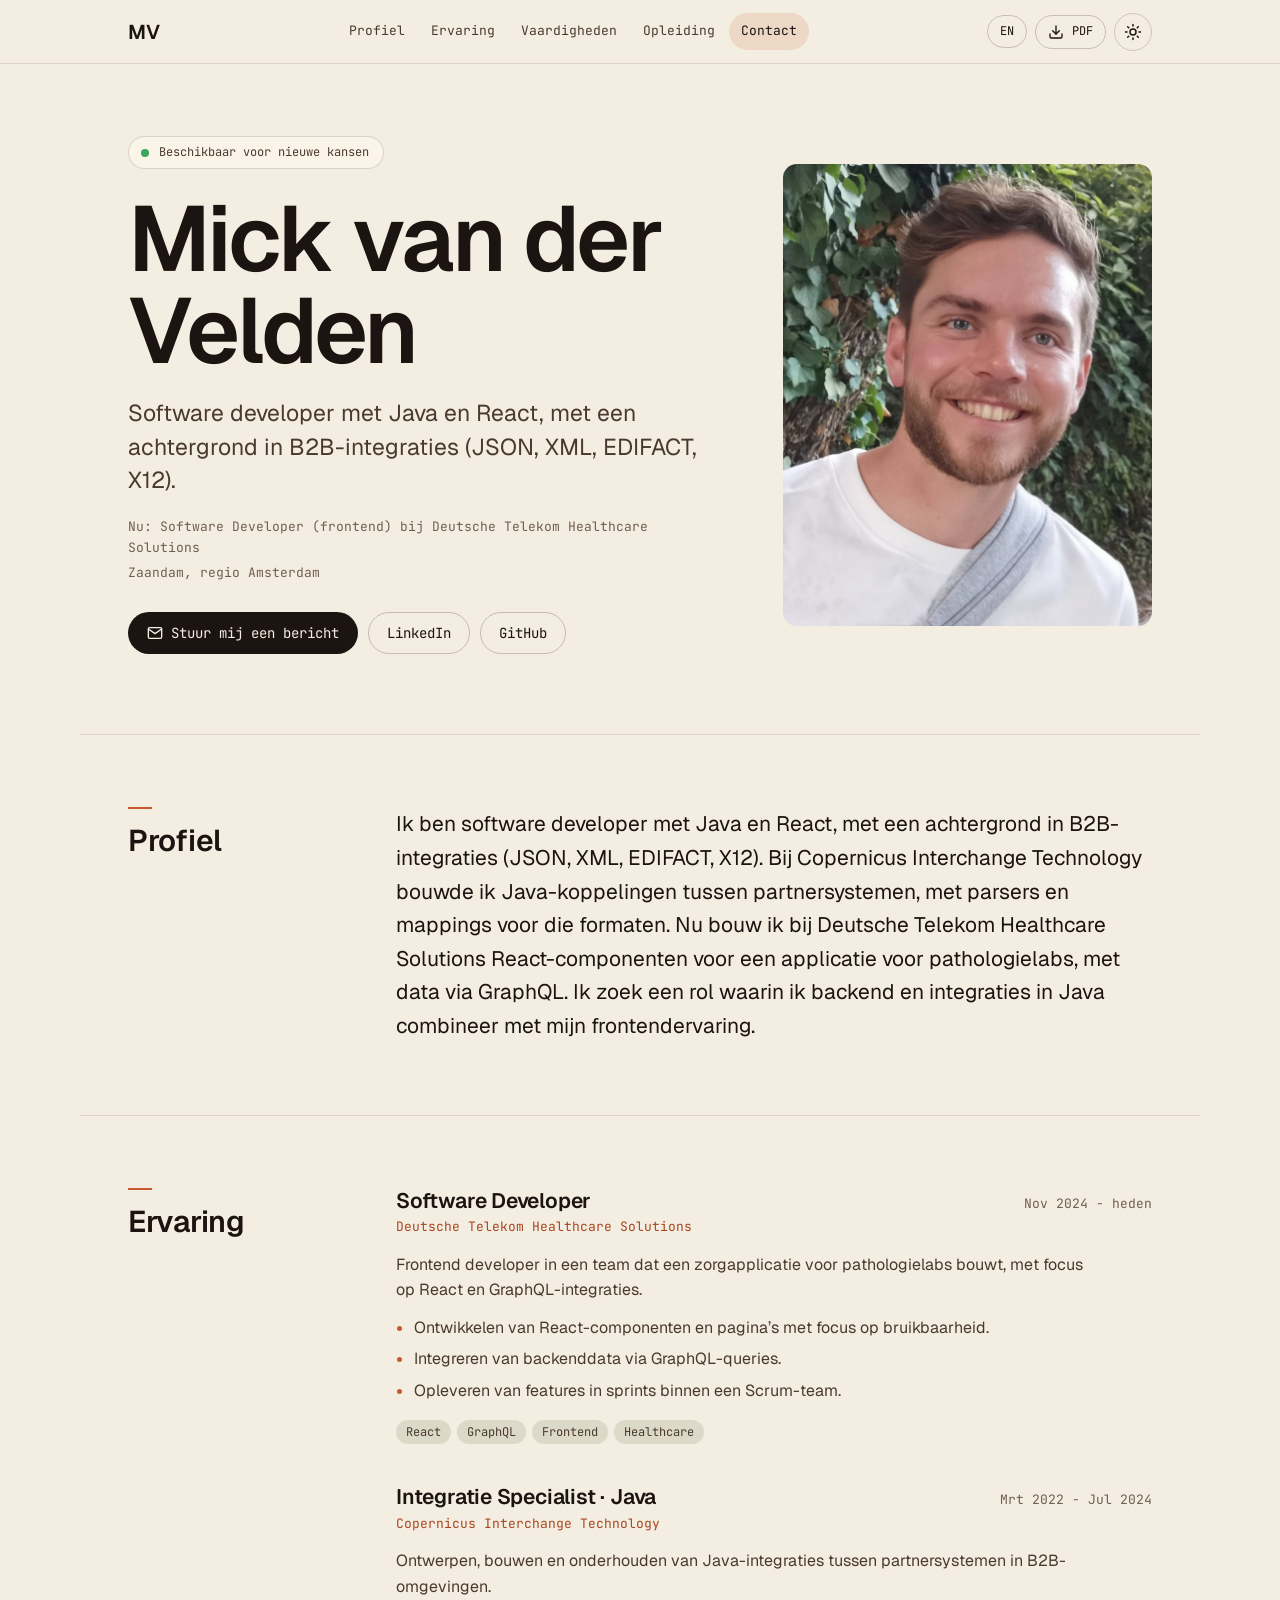
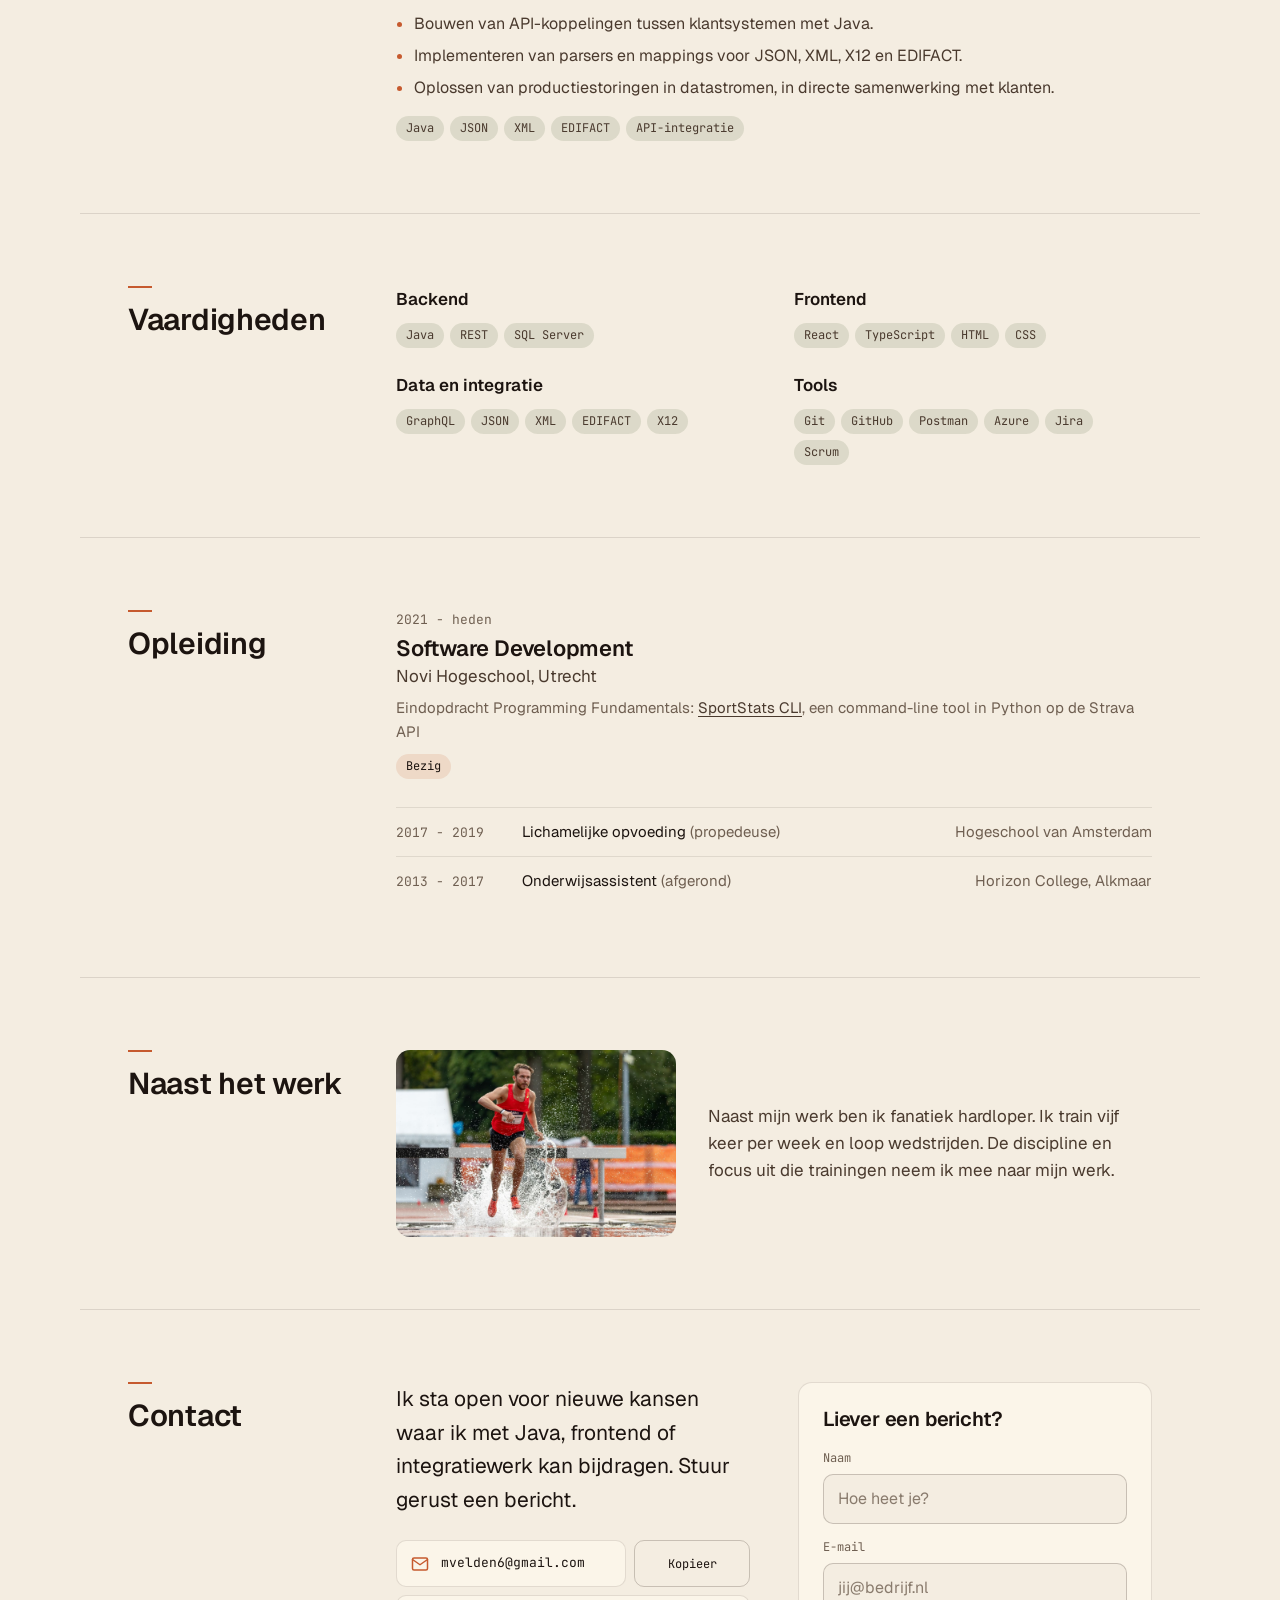
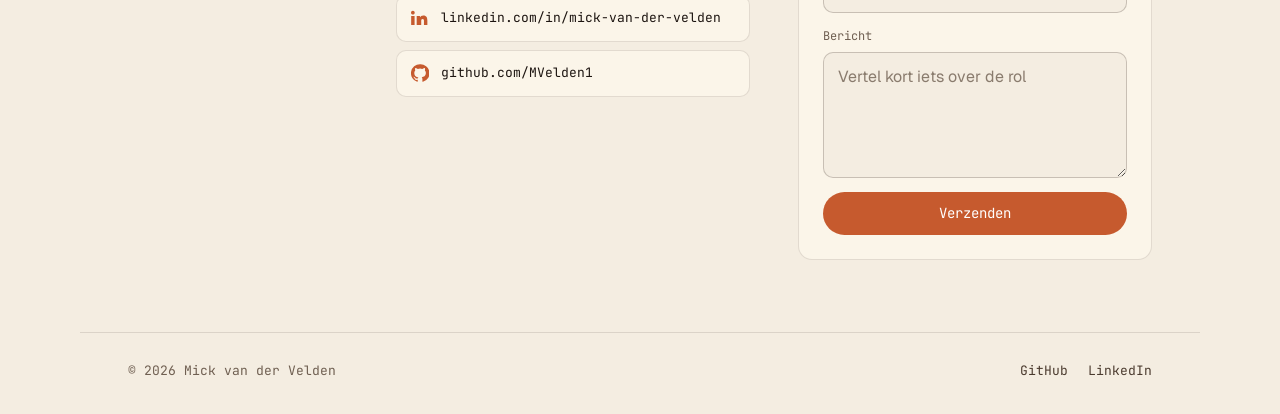
<file: index.html>
<!DOCTYPE html>
<html lang="nl">
<head>
<meta charset="utf-8">
<meta name="viewport" content="width=device-width, initial-scale=1">
<title>Mick van der Velden, Software Developer</title>
<meta name="description" content="Software developer met Java en React, met een achtergrond in B2B-integraties (JSON, XML, EDIFACT, X12).">
<link rel="canonical" href="https://mvelden1.github.io/">

<link rel="icon" href="assets/favicon.svg" type="image/svg+xml">
<link rel="apple-touch-icon" href="assets/apple-touch-icon.png">
<meta name="theme-color" content="#F4EDE1" media="(prefers-color-scheme: light)">
<meta name="theme-color" content="#15110E" media="(prefers-color-scheme: dark)">

<meta property="og:type" content="website">
<meta property="og:url" content="https://mvelden1.github.io/">
<meta property="og:locale" content="nl_NL">
<meta property="og:locale:alternate" content="en_GB">
<meta property="og:title" content="Mick van der Velden, Software Developer">
<meta property="og:description" content="Software developer met Java en React, met een achtergrond in B2B-integraties (JSON, XML, EDIFACT, X12).">
<meta property="og:image" content="https://mvelden1.github.io/assets/og.jpg">
<meta property="og:image:width" content="1200">
<meta property="og:image:height" content="630">
<meta property="og:image:alt" content="Mick van der Velden, Software Developer">
<meta name="twitter:card" content="summary_large_image">
<meta name="twitter:title" content="Mick van der Velden, Software Developer">
<meta name="twitter:description" content="Software developer met Java en React, met een achtergrond in B2B-integraties (JSON, XML, EDIFACT, X12).">
<meta name="twitter:image" content="https://mvelden1.github.io/assets/og.jpg">

<script>
  // Set the theme before first paint: stored choice, otherwise the system preference.
  (function () {
    var root = document.documentElement;
    var theme = null;
    try { theme = JSON.parse(localStorage.getItem('cv_state') || '{}').theme; } catch (e) {}
    if (theme !== 'light' && theme !== 'dark') {
      theme = window.matchMedia && window.matchMedia('(prefers-color-scheme: dark)').matches ? 'dark' : 'light';
    }
    root.setAttribute('data-theme', theme);
  })();
</script>

<link rel="preconnect" href="https://fonts.googleapis.com">
<link rel="preconnect" href="https://fonts.gstatic.com" crossorigin>
<link rel="preload" as="style" href="https://fonts.googleapis.com/css2?family=Geist:wght@400;500;600;700&amp;family=JetBrains+Mono:wght@400;500&amp;display=swap">
<link rel="stylesheet" href="https://fonts.googleapis.com/css2?family=Geist:wght@400;500;600;700&amp;family=JetBrains+Mono:wght@400;500&amp;display=swap">

<link rel="stylesheet" href="style.css">
<script type="module" src="js/main.js"></script>
</head>
<body>

<a class="skip-link" href="#main" data-i18n="a11y.skip">Naar de inhoud</a>

<header class="topbar">
  <div class="inner">
    <a href="#top" class="brand" aria-label="Mick van der Velden, naar boven" data-i18n-label="a11y.home">MV</a>

    <nav class="nav" id="nav" aria-label="Hoofdmenu" data-i18n-label="a11y.nav">
      <div class="nav-links">
        <a href="#profiel" data-i18n="nav.profile">Profiel</a>
        <a href="#ervaring" data-i18n="nav.experience">Ervaring</a>
        <a href="#vaardigheden" data-i18n="nav.skills">Vaardigheden</a>
        <a href="#opleiding" data-i18n="nav.education">Opleiding</a>
        <a href="#contact" data-i18n="nav.contact">Contact</a>
      </div>
    </nav>

    <div class="top-actions">
      <button type="button" id="langBtn" class="btn btn-ghost btn-sm" lang="en" aria-label="Switch to English">EN</button>
      <button type="button" id="downloadBtn" class="btn btn-ghost btn-sm" aria-label="Download cv als PDF" data-i18n-label="a11y.pdf">
        <svg viewBox="0 0 24 24" fill="none" stroke="currentColor" stroke-width="2" stroke-linecap="round" stroke-linejoin="round" aria-hidden="true"><path d="M21 15v4a2 2 0 0 1-2 2H5a2 2 0 0 1-2-2v-4"/><polyline points="7 10 12 15 17 10"/><line x1="12" y1="15" x2="12" y2="3"/></svg>
        PDF
      </button>
      <button type="button" id="themeBtn" class="icon-btn" aria-label="Thema wisselen" data-i18n-label="a11y.theme">
        <svg class="icon-sun" viewBox="0 0 24 24" fill="none" stroke="currentColor" stroke-width="2" stroke-linecap="round" stroke-linejoin="round" aria-hidden="true"><circle cx="12" cy="12" r="4"/><path d="M12 2v2M12 20v2M4.93 4.93l1.41 1.41M17.66 17.66l1.41 1.41M2 12h2M20 12h2M4.93 19.07l1.41-1.41M17.66 6.34l1.41-1.41"/></svg>
        <svg class="icon-moon" viewBox="0 0 24 24" fill="none" stroke="currentColor" stroke-width="2" stroke-linecap="round" stroke-linejoin="round" aria-hidden="true"><path d="M21 12.8A9 9 0 1 1 11.2 3a7 7 0 0 0 9.8 9.8z"/></svg>
      </button>
      <button type="button" id="menuBtn" class="icon-btn menu-btn" aria-expanded="false" aria-controls="nav" aria-label="Menu openen" data-i18n-label="a11y.menu">
        <svg viewBox="0 0 24 24" fill="none" stroke="currentColor" stroke-width="2" stroke-linecap="round" aria-hidden="true"><path class="bar bar-1" d="M4 7h16"/><path class="bar bar-2" d="M4 12h16"/><path class="bar bar-3" d="M4 17h16"/></svg>
      </button>
    </div>
  </div>
</header>

<main id="main">

<!-- Hero -->
<section class="hero wrap" id="top">
  <div class="hero-grid">
    <div class="hero-text">
      <p class="status-pill"><span class="led" aria-hidden="true"></span> <span data-i18n="hero.status">Beschikbaar voor nieuwe kansen</span></p>
      <h1 class="hero-name">Mick van der Velden</h1>
      <p class="hero-lead" data-i18n="positioning">Software developer met Java en React, met een achtergrond in B2B-integraties (JSON, XML, EDIFACT, X12).</p>
      <ul class="hero-meta">
        <li data-i18n="hero.current">Nu: Software Developer (frontend) bij Deutsche Telekom Healthcare Solutions</li>
        <li data-i18n="hero.location">Zaandam, regio Amsterdam</li>
      </ul>
      <div class="hero-cta">
        <a href="mailto:mvelden6@gmail.com" class="btn btn-primary">
          <svg viewBox="0 0 24 24" fill="none" stroke="currentColor" stroke-width="2" stroke-linecap="round" stroke-linejoin="round" aria-hidden="true"><path d="M4 4h16c1.1 0 2 .9 2 2v12c0 1.1-.9 2-2 2H4c-1.1 0-2-.9-2-2V6c0-1.1.9-2 2-2z"/><polyline points="22,6 12,13 2,6"/></svg>
          <span data-i18n="hero.cta.email">Stuur mij een bericht</span>
        </a>
        <a href="https://linkedin.com/in/mick-van-der-velden" target="_blank" rel="noopener" class="btn btn-ghost">LinkedIn</a>
        <a href="https://github.com/MVelden1" target="_blank" rel="noopener" class="btn btn-ghost">GitHub</a>
      </div>
    </div>

    <div class="hero-photo">
      <img src="assets/mick.jpg" width="900" height="934" alt="Portret van Mick van der Velden" data-i18n-alt="img.portrait" fetchpriority="high" decoding="async">
    </div>
  </div>
</section>

<!-- Profiel -->
<section class="section wrap reveal" id="profiel" aria-labelledby="h-profiel">
  <h2 class="section-title" id="h-profiel" data-i18n="nav.profile">Profiel</h2>
  <div class="section-body">
    <p class="about-prose" id="aboutText" data-i18n="about.body">Ik ben software developer met Java en React, met een achtergrond in B2B-integraties (JSON, XML, EDIFACT, X12). Bij Copernicus Interchange Technology bouwde ik Java-koppelingen tussen partnersystemen, met parsers en mappings voor die formaten. Nu bouw ik bij Deutsche Telekom Healthcare Solutions React-componenten voor een applicatie voor pathologielabs, met data via GraphQL. Ik zoek een rol waarin ik backend en integraties in Java combineer met mijn frontendervaring.</p>
  </div>
</section>

<!-- Ervaring -->
<section class="section wrap reveal" id="ervaring" aria-labelledby="h-ervaring">
  <h2 class="section-title" id="h-ervaring" data-i18n="nav.experience">Ervaring</h2>
  <div class="section-body timeline">
    <article class="xp">
      <header class="xp-head">
        <div>
          <h3 class="xp-role">Software Developer</h3>
          <p class="xp-company">Deutsche Telekom Healthcare Solutions</p>
        </div>
        <p class="xp-date" data-i18n="xp.dt.date">Nov 2024 - heden</p>
      </header>
      <div class="xp-body" data-i18n="xp.dt.body">
        <p>Frontend developer in een team dat een zorgapplicatie voor pathologielabs bouwt, met focus op React en GraphQL-integraties.</p>
        <ul>
          <li>Ontwikkelen van React-componenten en pagina&rsquo;s met focus op bruikbaarheid.</li>
          <li>Integreren van backenddata via GraphQL-queries.</li>
          <li>Opleveren van features in sprints binnen een Scrum-team.</li>
        </ul>
      </div>
      <ul class="tags">
        <li>React</li><li>GraphQL</li><li>Frontend</li><li>Healthcare</li>
      </ul>
    </article>

    <article class="xp">
      <header class="xp-head">
        <div>
          <h3 class="xp-role" data-i18n="xp.cp.role">Integratie Specialist · Java</h3>
          <p class="xp-company">Copernicus Interchange Technology</p>
        </div>
        <p class="xp-date" data-i18n="xp.cp.date">Mrt 2022 - Jul 2024</p>
      </header>
      <div class="xp-body" data-i18n="xp.cp.body">
        <p>Ontwerpen, bouwen en onderhouden van Java-integraties tussen partnersystemen in B2B-omgevingen.</p>
        <ul>
          <li>Bouwen van API-koppelingen tussen klantsystemen met Java.</li>
          <li>Implementeren van parsers en mappings voor JSON, XML, X12 en EDIFACT.</li>
          <li>Oplossen van productiestoringen in datastromen, in directe samenwerking met klanten.</li>
        </ul>
      </div>
      <ul class="tags">
        <li>Java</li><li>JSON</li><li>XML</li><li>EDIFACT</li><li data-i18n="xp.cp.tag">API-integratie</li>
      </ul>
    </article>
  </div>
</section>

<!-- Vaardigheden -->
<section class="section wrap reveal" id="vaardigheden" aria-labelledby="h-vaardigheden">
  <h2 class="section-title" id="h-vaardigheden" data-i18n="nav.skills">Vaardigheden</h2>
  <div class="section-body">
    <dl class="skills" id="skillsList">
      <div class="skill">
        <dt>Backend</dt>
        <dd><ul class="tags"><li>Java</li><li>REST</li><li>SQL Server</li></ul></dd>
      </div>
      <div class="skill">
        <dt>Frontend</dt>
        <dd><ul class="tags"><li>React</li><li>TypeScript</li><li>HTML</li><li>CSS</li></ul></dd>
      </div>
      <div class="skill">
        <dt data-i18n="skills.data">Data en integratie</dt>
        <dd><ul class="tags"><li>GraphQL</li><li>JSON</li><li>XML</li><li>EDIFACT</li><li>X12</li></ul></dd>
      </div>
      <div class="skill">
        <dt>Tools</dt>
        <dd><ul class="tags"><li>Git</li><li>GitHub</li><li>Postman</li><li>Azure</li><li>Jira</li><li>Scrum</li></ul></dd>
      </div>
    </dl>
  </div>
</section>

<!-- Opleiding -->
<section class="section wrap reveal" id="opleiding" aria-labelledby="h-opleiding">
  <h2 class="section-title" id="h-opleiding" data-i18n="nav.education">Opleiding</h2>
  <div class="section-body">
    <div class="edu-main" data-edu>
      <p class="edu-year" data-i18n="edu.now.year">2021 - heden</p>
      <h3 class="edu-title">Software Development</h3>
      <p class="edu-school">Novi Hogeschool, Utrecht</p>
      <p class="edu-note" data-i18n="edu.note">Eindopdracht Programming Fundamentals: <a href="https://github.com/MVelden1/SportStats-CLI" target="_blank" rel="noopener">SportStats CLI</a>, een command-line tool in Python op de Strava API</p>
      <p class="edu-status" data-i18n="edu.status.live">Bezig</p>
    </div>
    <ul class="edu-list">
      <li data-edu>
        <span class="edu-year">2017 - 2019</span>
        <span><span class="edu-title" data-i18n="edu.pe.title">Lichamelijke opvoeding</span> <span class="edu-status" data-i18n="edu.status.prop">(propedeuse)</span></span>
        <span class="edu-school">Hogeschool van Amsterdam</span>
      </li>
      <li data-edu>
        <span class="edu-year">2013 - 2017</span>
        <span><span class="edu-title" data-i18n="edu.ta.title">Onderwijsassistent</span> <span class="edu-status" data-i18n="edu.status.done">(afgerond)</span></span>
        <span class="edu-school">Horizon College, Alkmaar</span>
      </li>
    </ul>
  </div>
</section>

<!-- Naast het werk -->
<section class="section wrap reveal" id="naast-werk" aria-labelledby="h-naast">
  <h2 class="section-title" id="h-naast" data-i18n="out.title">Naast het werk</h2>
  <div class="section-body outside">
    <img src="assets/running.jpg" width="1400" height="933" alt="Mick van der Velden tijdens een hardloopwedstrijd" data-i18n-alt="img.running" loading="lazy" decoding="async">
    <p data-i18n="out.body">Naast mijn werk ben ik fanatiek hardloper. Ik train vijf keer per week en loop wedstrijden. De discipline en focus uit die trainingen neem ik mee naar mijn werk.</p>
  </div>
</section>

<!-- Contact -->
<section class="section wrap reveal" id="contact" aria-labelledby="h-contact">
  <h2 class="section-title" id="h-contact">Contact</h2>
  <div class="section-body contact-grid">
    <div>
      <p class="contact-note" data-i18n="ct.note">Ik sta open voor nieuwe kansen waar ik met Java, frontend of integratiewerk kan bijdragen. Stuur gerust een bericht.</p>

      <ul class="contact-links">
        <li class="contact-row">
          <a href="mailto:mvelden6@gmail.com" class="contact-link">
            <svg viewBox="0 0 24 24" fill="none" stroke="currentColor" stroke-width="2" stroke-linecap="round" stroke-linejoin="round" aria-hidden="true"><path d="M4 4h16c1.1 0 2 .9 2 2v12c0 1.1-.9 2-2 2H4c-1.1 0-2-.9-2-2V6c0-1.1.9-2 2-2z"/><polyline points="22,6 12,13 2,6"/></svg>
            <span class="label">mvelden6@gmail.com</span>
          </a>
          <button type="button" class="btn btn-ghost btn-sm copy-btn" id="copyEmail" data-copy="mvelden6@gmail.com">
            <span class="copy-label" data-i18n="ct.copy">Kopieer</span>
            <span class="copy-done" aria-hidden="true">
              <svg viewBox="0 0 24 24" fill="none" stroke="currentColor" stroke-width="2.4" stroke-linecap="round" stroke-linejoin="round" aria-hidden="true"><path d="M5 12.5l4.5 4.5L19 7.5"/></svg>
              <span data-i18n="ct.copied">Gekopieerd</span>
            </span>
          </button>
          <span class="visually-hidden" id="copyStatus" role="status"></span>
        </li>
        <li>
          <a href="https://linkedin.com/in/mick-van-der-velden" target="_blank" rel="noopener" class="contact-link" title="linkedin.com/in/mick-van-der-velden">
            <svg viewBox="0 0 24 24" fill="currentColor" aria-hidden="true"><path d="M4.98 3.5C4.98 4.88 3.87 6 2.5 6S0 4.88 0 3.5 1.12 1 2.5 1s2.48 1.12 2.48 2.5zM.22 8h4.56v12H.22V8zm7.36 0h4.37v1.64h.06c.61-1.15 2.1-2.36 4.33-2.36 4.63 0 5.48 3.05 5.48 7v5.72h-4.55v-5.07c0-1.21-.02-2.77-1.69-2.77-1.7 0-1.96 1.32-1.96 2.68v5.16H7.58V8z"/></svg>
            <span class="label">linkedin.com/in/mick-van-der-velden</span>
          </a>
        </li>
        <li>
          <a href="https://github.com/MVelden1" target="_blank" rel="noopener" class="contact-link">
            <svg viewBox="0 0 24 24" fill="currentColor" aria-hidden="true"><path d="M12 .3a12 12 0 0 0-3.8 23.4c.6.1.8-.3.8-.6v-2c-3.3.7-4-1.6-4-1.6-.6-1.4-1.4-1.8-1.4-1.8-1.1-.7.1-.7.1-.7 1.2.1 1.9 1.2 1.9 1.2 1 1.8 2.8 1.3 3.5 1 .1-.8.4-1.3.8-1.6-2.7-.3-5.5-1.3-5.5-6 0-1.2.5-2.3 1.3-3.1-.2-.4-.6-1.6 0-3.2 0 0 1-.3 3.4 1.2a11.5 11.5 0 0 1 6 0c2.3-1.5 3.3-1.2 3.3-1.2.7 1.6.2 2.9.1 3.2.8.8 1.3 1.9 1.3 3.2 0 4.6-2.8 5.6-5.5 5.9.5.4.9 1.1.9 2.3v3.3c0 .3.1.7.8.6A12 12 0 0 0 12 .3"/></svg>
            <span class="label">github.com/MVelden1</span>
          </a>
        </li>
      </ul>
    </div>

    <form class="contact-form" id="contactForm">
      <h3 data-i18n="form.title">Liever een bericht?</h3>
      <!-- Web3Forms: the access_key routes mail to mvelden6@gmail.com -->
      <input type="hidden" name="access_key" value="7c4b0fd3-1f38-485e-ab42-254aa99e8355">
      <input type="hidden" name="subject" value="Nieuw bericht via cv-site">
      <input type="hidden" name="from_name" value="CV Mick van der Velden">
      <div class="visually-hidden" aria-hidden="true">
        <label for="botcheck">Laat dit veld leeg</label>
        <input type="checkbox" id="botcheck" name="botcheck" tabindex="-1">
      </div>
      <div class="form-row">
        <label for="f-name" data-i18n="form.name">Naam</label>
        <input type="text" id="f-name" name="name" autocomplete="name" data-i18n-ph="form.name.ph" placeholder="Hoe heet je?" required>
      </div>
      <div class="form-row">
        <label for="f-email" data-i18n="form.email">E-mail</label>
        <input type="email" id="f-email" name="email" autocomplete="email" data-i18n-ph="form.email.ph" placeholder="jij@bedrijf.nl" required>
      </div>
      <div class="form-row">
        <label for="f-msg" data-i18n="form.msg">Bericht</label>
        <textarea id="f-msg" name="message" rows="4" data-i18n-ph="form.msg.ph" placeholder="Vertel kort iets over de rol" required></textarea>
      </div>
      <button type="submit" id="formSubmit" class="btn btn-accent btn-block">
        <span data-i18n="form.send">Verzenden</span>
      </button>
      <p class="form-msg" id="formSuccess" role="status" hidden data-i18n="form.success">Bedankt, je bericht is verstuurd. Ik reageer zo snel mogelijk.</p>
      <p class="form-msg form-msg-error" id="formError" role="alert" hidden data-i18n="form.error">Er ging iets mis. Probeer het later opnieuw of mail direct naar mvelden6@gmail.com.</p>
    </form>
  </div>
</section>

</main>

<footer class="wrap site-footer">
  <p>&copy; 2026 Mick van der Velden</p>
  <ul class="foot-links">
    <li><a href="https://github.com/MVelden1" target="_blank" rel="noopener">GitHub</a></li>
    <li><a href="https://linkedin.com/in/mick-van-der-velden" target="_blank" rel="noopener">LinkedIn</a></li>
  </ul>
</footer>

<!-- Print sheet: single-page PDF. js/print.js fills the empty containers from the
     page content right before printing, so the PDF always matches the site. -->
<div class="print-sheet" id="printSheet">
  <div class="ps-head">
    <div class="ps-photo"><img src="assets/mick.jpg" width="900" height="934" alt="" decoding="async"></div>
    <div class="ps-id">
      <p class="ps-name">Mick van der Velden</p>
      <p class="ps-role" data-i18n="positioning">Software developer met Java en React, met een achtergrond in B2B-integraties (JSON, XML, EDIFACT, X12).</p>
    </div>
  </div>

  <div class="ps-side">
    <div class="ps-block">
      <p class="ps-h">Contact</p>
      <ul class="ps-contact-list">
        <li><svg viewBox="0 0 24 24" fill="none" stroke="currentColor" stroke-width="1.8" stroke-linecap="round" stroke-linejoin="round" aria-hidden="true"><path d="M20 10c0 6-8 12-8 12s-8-6-8-12a8 8 0 0 1 16 0z"/><circle cx="12" cy="10" r="3"/></svg><span>Zaandam, NL</span></li>
        <li><a href="mailto:mvelden6@gmail.com"><svg viewBox="0 0 24 24" fill="none" stroke="currentColor" stroke-width="1.8" stroke-linecap="round" stroke-linejoin="round" aria-hidden="true"><rect x="3" y="5" width="18" height="14" rx="2"/><polyline points="3 7 12 13 21 7"/></svg><span>mvelden6@gmail.com</span></a></li>
        <li><a href="https://linkedin.com/in/mick-van-der-velden"><svg viewBox="0 0 24 24" fill="none" stroke="currentColor" stroke-width="1.8" stroke-linecap="round" stroke-linejoin="round" aria-hidden="true"><path d="M10 14a5 5 0 0 0 7 0l3-3a5 5 0 0 0-7-7l-1 1"/><path d="M14 10a5 5 0 0 0-7 0l-3 3a5 5 0 0 0 7 7l1-1"/></svg><span>linkedin.com/in/mick-van-der-velden</span></a></li>
        <li><a href="https://github.com/MVelden1"><svg viewBox="0 0 24 24" fill="currentColor" aria-hidden="true"><path d="M12 .3a12 12 0 0 0-3.8 23.4c.6.1.8-.3.8-.6v-2c-3.3.7-4-1.6-4-1.6-.6-1.4-1.4-1.8-1.4-1.8-1.1-.7.1-.7.1-.7 1.2.1 1.9 1.2 1.9 1.2 1 1.8 2.8 1.3 3.5 1 .1-.8.4-1.3.8-1.6-2.7-.3-5.5-1.3-5.5-6 0-1.2.5-2.3 1.3-3.1-.2-.4-.6-1.6 0-3.2 0 0 1-.3 3.4 1.2a11.5 11.5 0 0 1 6 0c2.3-1.5 3.3-1.2 3.3-1.2.7 1.6.2 2.9.1 3.2.8.8 1.3 1.9 1.3 3.2 0 4.6-2.8 5.6-5.5 5.9.5.4.9 1.1.9 2.3v3.3c0 .3.1.7.8.6A12 12 0 0 0 12 .3"/></svg><span>github.com/MVelden1</span></a></li>
        <li><a href="https://mvelden1.github.io"><svg viewBox="0 0 24 24" fill="none" stroke="currentColor" stroke-width="1.8" stroke-linecap="round" stroke-linejoin="round" aria-hidden="true"><circle cx="12" cy="12" r="9"/><path d="M3 12h18"/><path d="M12 3a14 14 0 0 1 0 18"/><path d="M12 3a14 14 0 0 0 0 18"/></svg><span>mvelden1.github.io</span></a></li>
      </ul>
    </div>

    <div class="ps-block">
      <p class="ps-h" data-i18n="nav.skills">Vaardigheden</p>
      <ul class="ps-skills" id="psSkills"></ul>
    </div>

    <div class="ps-block">
      <p class="ps-h" data-i18n="print.languages">Talen</p>
      <ul class="ps-plain">
        <li data-i18n="print.lang.nl">Nederlands</li>
        <li data-i18n="print.lang.en">Engels</li>
      </ul>
    </div>
  </div>

  <div class="ps-main">
    <div class="ps-block">
      <p class="ps-h ps-h-main" data-i18n="nav.profile">Profiel</p>
      <p class="ps-p" id="psProfile"></p>
    </div>

    <div class="ps-block">
      <p class="ps-h ps-h-main" data-i18n="nav.experience">Ervaring</p>
      <div id="psExperience"></div>
    </div>

    <div class="ps-block">
      <p class="ps-h ps-h-main" data-i18n="nav.education">Opleiding</p>
      <div class="ps-edu-grid" id="psEducation"></div>
    </div>
  </div>

  <div class="ps-foot">
    <span>Mick van der Velden · Software Developer</span>
    <span>mvelden6@gmail.com</span>
  </div>
</div>

</body>
</html>
</file>
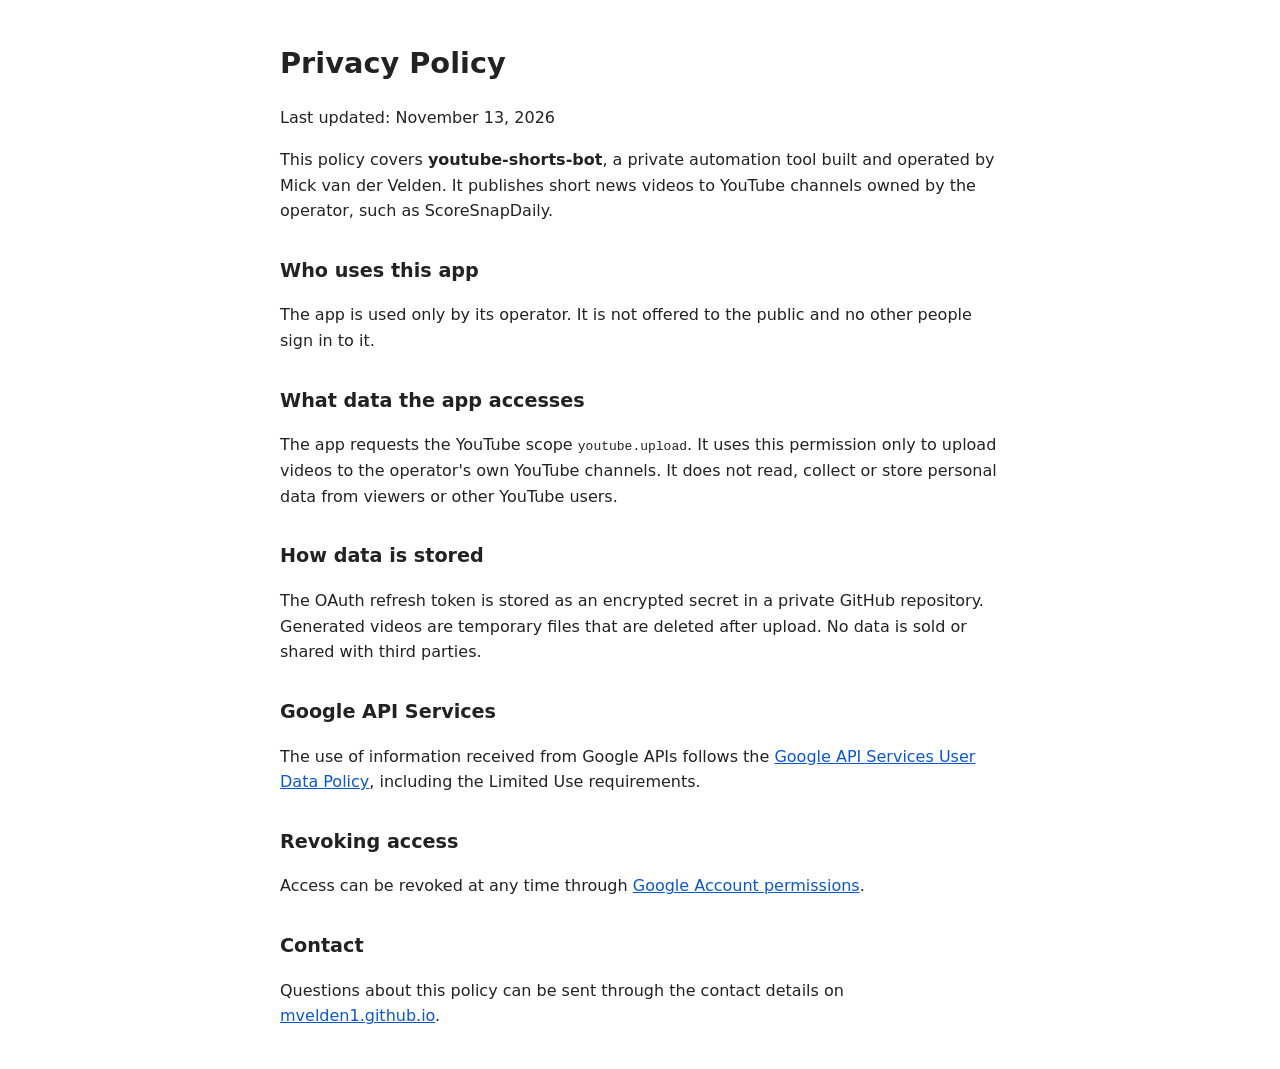
<file: privacy.html>
<!DOCTYPE html>
<html lang="en">
<head>
  <meta charset="UTF-8">
  <meta name="viewport" content="width=device-width, initial-scale=1.0">
  <title>Privacy Policy - youtube-shorts-bot</title>
  <style>
    body { font-family: system-ui, -apple-system, Segoe UI, Roboto, sans-serif; max-width: 720px; margin: 40px auto; padding: 0 20px; line-height: 1.6; color: #222; }
    h1 { font-size: 1.8rem; }
    h2 { font-size: 1.2rem; margin-top: 2rem; }
    a { color: #0b57d0; }
  </style>
</head>
<body>
  <h1>Privacy Policy</h1>
  <p>Last updated: November 13, 2026</p>

  <p>This policy covers <strong>youtube-shorts-bot</strong>, a private automation tool built and operated by Mick van der Velden. It publishes short news videos to YouTube channels owned by the operator, such as ScoreSnapDaily.</p>

  <h2>Who uses this app</h2>
  <p>The app is used only by its operator. It is not offered to the public and no other people sign in to it.</p>

  <h2>What data the app accesses</h2>
  <p>The app requests the YouTube scope <code>youtube.upload</code>. It uses this permission only to upload videos to the operator's own YouTube channels. It does not read, collect or store personal data from viewers or other YouTube users.</p>

  <h2>How data is stored</h2>
  <p>The OAuth refresh token is stored as an encrypted secret in a private GitHub repository. Generated videos are temporary files that are deleted after upload. No data is sold or shared with third parties.</p>

  <h2>Google API Services</h2>
  <p>The use of information received from Google APIs follows the <a href="https://developers.google.com/terms/api-services-user-data-policy">Google API Services User Data Policy</a>, including the Limited Use requirements.</p>

  <h2>Revoking access</h2>
  <p>Access can be revoked at any time through <a href="https://myaccount.google.com/permissions">Google Account permissions</a>.</p>

  <h2>Contact</h2>
  <p>Questions about this policy can be sent through the contact details on <a href="https://mvelden1.github.io/">mvelden1.github.io</a>.</p>
</body>
</html>
</file>
<file: style.css>
/* ============================================================
   Mick van der Velden, portfolio and CV
   Warm editorial palette: cream, rust, sage. Geist + JetBrains Mono.
   ============================================================ */

:root {
  --bg: #F4EDE1;
  --bg-elev: #EEE4D2;
  --bg-card: #FBF5E9;
  --ink: #1C1410;
  --ink-soft: #4A3A2E;
  --ink-muted: #6F5F51;
  --rule: #2A1E16;
  --accent: #C65A2E;     /* rust */
  --accent-ink: #A8461F; /* rust for small text on cream */
  --accent-2: #6E7F5C;   /* sage */
  --on-accent: #FFFFFF;

  --ff-body: "Geist", ui-sans-serif, system-ui, sans-serif;
  --ff-mono: "JetBrains Mono", ui-monospace, monospace;

  --radius: 14px;
  --radius-sm: 10px;

  --maxw: 1120px;
  --gutter: clamp(16px, 4vw, 48px);
  --topbar-h: 64px;

  color-scheme: light;
}

/* Dark theme: explicit choice, or the system preference when JS is off. */
:root[data-theme="dark"] {
  --bg: #15110E;
  --bg-elev: #1C1714;
  --bg-card: #221B17;
  --ink: #F4EDE1;
  --ink-soft: #D7C8B4;
  --ink-muted: #A8977F;
  --rule: #E8DCC5;
  --accent: #E07A4A;
  --accent-ink: #E8895B;
  --accent-2: #98AE81;
  --on-accent: #15110E;
  color-scheme: dark;
}
@media (prefers-color-scheme: dark) {
  :root:not([data-theme]) {
    --bg: #15110E;
    --bg-elev: #1C1714;
    --bg-card: #221B17;
    --ink: #F4EDE1;
    --ink-soft: #D7C8B4;
    --ink-muted: #A8977F;
    --rule: #E8DCC5;
    --accent: #E07A4A;
    --accent-ink: #E8895B;
    --accent-2: #98AE81;
    --on-accent: #15110E;
    color-scheme: dark;
  }
}

/* =========================================================
   Base
   ========================================================= */

*, *::before, *::after { box-sizing: border-box; }

html {
  scroll-behavior: smooth;
  scroll-padding-top: var(--topbar-h);
}

body {
  margin: 0;
  font-family: var(--ff-body);
  font-size: 17px;
  line-height: 1.6;
  color: var(--ink);
  background: var(--bg);
  -webkit-font-smoothing: antialiased;
}

h1, h2, h3 {
  font-weight: 600;
  letter-spacing: -0.01em;
  line-height: 1.2;
  margin: 0;
  color: var(--ink);
}

p { margin: 0; }

img { max-width: 100%; height: auto; display: block; }

a { color: inherit; }
a:hover { color: var(--accent-ink); }

::selection { background: var(--accent); color: var(--on-accent); }

:focus-visible {
  outline: 2px solid var(--accent);
  outline-offset: 3px;
  border-radius: 4px;
}

.visually-hidden {
  position: absolute;
  width: 1px;
  height: 1px;
  margin: -1px;
  padding: 0;
  overflow: hidden;
  clip: rect(0 0 0 0);
  white-space: nowrap;
  border: 0;
}

.skip-link {
  position: absolute;
  left: 16px;
  top: -48px;
  z-index: 100;
  padding: 10px 16px;
  border-radius: var(--radius-sm);
  background: var(--ink);
  color: var(--bg);
  font-family: var(--ff-mono);
  font-size: 14px;
  text-decoration: none;
}
.skip-link:focus { top: 12px; color: var(--bg); }

.wrap {
  max-width: var(--maxw);
  margin: 0 auto;
  padding: 0 var(--gutter);
}

/* Shared tag list (experience, skills) */
.tags {
  display: flex;
  flex-wrap: wrap;
  gap: 6px;
  margin: 0;
  padding: 0;
  list-style: none;
}
.tags li {
  font-family: var(--ff-mono);
  font-size: 12px;
  line-height: 1.4;
  padding: 4px 10px;
  border-radius: 999px;
  background: color-mix(in oklab, var(--accent-2) 18%, transparent);
  color: var(--ink-soft);
}

/* =========================================================
   Buttons
   ========================================================= */

.btn {
  display: inline-flex;
  align-items: center;
  gap: 8px;
  padding: 12px 18px;
  border-radius: 999px;
  border: 1px solid transparent;
  font-family: var(--ff-mono);
  font-size: 14px;
  line-height: 1.2;
  text-decoration: none;
  cursor: pointer;
  transition: background-color .15s ease-out, color .15s ease-out;
}
.btn svg { width: 16px; height: 16px; flex-shrink: 0; }
.btn-sm { padding: 8px 12px; font-size: 12px; }
.btn-block { width: 100%; justify-content: center; }

.btn-primary { background: var(--ink); color: var(--bg); }
.btn-primary:hover { background: var(--accent); color: var(--on-accent); }
.btn-ghost {
  background: transparent;
  color: var(--ink);
  border-color: color-mix(in oklab, var(--rule) 22%, transparent);
}
.btn-ghost:hover { background: color-mix(in oklab, var(--ink) 6%, transparent); color: var(--ink); }
.btn-accent { background: var(--accent); color: var(--on-accent); }
.btn-accent:hover { background: var(--ink); color: var(--bg); }
.btn:disabled { opacity: .6; cursor: progress; }

.icon-btn {
  width: 38px;
  height: 38px;
  flex-shrink: 0;
  border-radius: 999px;
  display: inline-flex;
  align-items: center;
  justify-content: center;
  padding: 0;
  background: transparent;
  border: 1px solid color-mix(in oklab, var(--rule) 18%, transparent);
  color: var(--ink);
  cursor: pointer;
  position: relative;
  transition: background-color .15s ease-out, color .15s ease-out;
}
.icon-btn:hover { background: color-mix(in oklab, var(--ink) 6%, transparent); }
.icon-btn svg { width: 18px; height: 18px; }

.icon-btn .icon-sun,
.icon-btn .icon-moon {
  position: absolute;
  inset: 0;
  margin: auto;
  transition: opacity .15s ease-out;
}
.icon-moon { opacity: 0; }
:root[data-theme="dark"] .icon-sun { opacity: 0; }
:root[data-theme="dark"] .icon-moon { opacity: 1; }

/* Copy button: label and "copied" state cross-fade in the same grid cell,
   so the button never changes size. */
.copy-btn { display: inline-grid; place-items: center; }
.copy-btn > span { grid-area: 1 / 1; transition: opacity .15s ease-out; }
.copy-done { display: inline-flex; align-items: center; gap: 6px; opacity: 0; }
.copy-done svg { width: 14px; height: 14px; }
.copy-btn.is-copied .copy-label { opacity: 0; }
.copy-btn.is-copied .copy-done { opacity: 1; }

/* =========================================================
   Top bar and navigation
   ========================================================= */

.topbar {
  position: sticky;
  top: 0;
  z-index: 50;
  background: color-mix(in oklab, var(--bg) 88%, transparent);
  backdrop-filter: blur(12px);
  -webkit-backdrop-filter: blur(12px);
  border-bottom: 1px solid color-mix(in oklab, var(--rule) 12%, transparent);
}

.topbar .inner {
  max-width: var(--maxw);
  min-height: calc(var(--topbar-h) - 1px); /* + 1px border = --topbar-h */
  margin: 0 auto;
  padding: 0 var(--gutter);
  display: flex;
  align-items: center;
  justify-content: space-between;
  gap: 12px;
  position: relative;
}

.brand {
  font-size: 20px;
  font-weight: 600;
  letter-spacing: -0.02em;
  text-decoration: none;
}

.nav {
  font-family: var(--ff-mono);
  font-size: 13px;
}
.nav-links {
  position: relative;
  display: flex;
  gap: 2px;
}
.nav a {
  position: relative;
  z-index: 1;
  padding: 8px 12px;
  border-radius: 999px;
  color: var(--ink-soft);
  text-decoration: none;
  transition: color .15s ease-out;
}
/* Underline that grows from left to right on hover and keyboard focus */
.nav a::after {
  content: "";
  position: absolute;
  left: 12px;
  right: 12px;
  bottom: 5px;
  height: 1px;
  background: currentColor;
  transform: scaleX(0);
  transform-origin: left;
  transition: transform .2s ease-out;
}
.nav a:hover, .nav a:focus-visible { color: var(--ink); }
.nav a:hover::after, .nav a:focus-visible::after { transform: scaleX(1); }
.nav a.active { color: var(--ink); background: color-mix(in oklab, var(--accent) 14%, transparent); }

/* Pill behind the active link that slides between items. js/main.js adds it
   and sets its position and width; without JS the .active background stays. */
.nav-pill {
  position: absolute;
  top: 0;
  bottom: 0;
  left: 0;
  z-index: 0;
  border-radius: 999px;
  background: color-mix(in oklab, var(--accent) 14%, transparent);
  opacity: 0;
  pointer-events: none;
  transition: transform .25s ease-out, width .25s ease-out, opacity .25s ease-out;
}
.nav-pill.no-slide { transition: opacity .25s ease-out; }
.nav-pill.is-visible { opacity: 1; }
.nav-links.has-pill a.active { background: transparent; }
.nav-links:not(.has-pill) .nav-pill { display: none; }

.top-actions { display: flex; align-items: center; gap: 8px; }

.menu-btn { display: none; }
.menu-btn .bar {
  transform-box: fill-box;
  transform-origin: center;
  transition: transform .2s ease-out, opacity .2s ease-out;
}
.menu-btn[aria-expanded="true"] .bar-1 { transform: translateY(5px) rotate(45deg); }
.menu-btn[aria-expanded="true"] .bar-2 { opacity: 0; }
.menu-btn[aria-expanded="true"] .bar-3 { transform: translateY(-5px) rotate(-45deg); }

@media (max-width: 959px) {
  .menu-btn { display: inline-flex; }

  /* Collapsible panel: grid rows 0fr to 1fr plus opacity. visibility keeps
     the closed links out of the tab order. */
  .nav {
    position: absolute;
    top: 100%;
    left: 0;
    right: 0;
    display: grid;
    grid-template-rows: 0fr;
    opacity: 0;
    visibility: hidden;
    background: var(--bg);
    border-bottom: 1px solid color-mix(in oklab, var(--rule) 12%, transparent);
    font-size: 15px;
    transition: grid-template-rows .2s ease-out, opacity .2s ease-out, visibility 0s linear .2s;
  }
  .nav.open {
    grid-template-rows: 1fr;
    opacity: 1;
    visibility: visible;
    transition: grid-template-rows .2s ease-out, opacity .2s ease-out, visibility 0s;
  }
  .nav-links {
    min-height: 0;
    overflow: hidden;
    flex-direction: column;
    align-items: flex-start;
    gap: 0;
    padding: 0 var(--gutter);
  }
  .nav-links > a:first-of-type { margin-top: 8px; }
  .nav-links > a:last-of-type { margin-bottom: 16px; }
  .nav a { padding: 12px 8px; border-radius: var(--radius-sm); }
  .nav a::after { left: 8px; right: 8px; bottom: 9px; }
}

/* =========================================================
   Hero
   ========================================================= */

.hero { padding-top: 48px; padding-bottom: 56px; }

@keyframes rise-in {
  from { opacity: 0; transform: translateY(8px); }
  to { opacity: 1; transform: none; }
}
.hero-text > * { animation: rise-in .35s ease-out both; }
.hero-text > :nth-child(2) { animation-delay: 70ms; }
.hero-text > :nth-child(3) { animation-delay: 140ms; }
.hero-text > :nth-child(4) { animation-delay: 210ms; }
.hero-text > :nth-child(5) { animation-delay: 280ms; }

/* Images fade in once loaded. js/main.js only marks images that are not
   loaded yet, so cached images never flash; width/height reserve the space. */
main img { transition: opacity .25s ease-out; }
main img.img-pending { opacity: 0; }

.hero-grid {
  display: grid;
  grid-template-columns: minmax(0, 1fr);
  gap: 40px;
  align-items: center;
}

.status-pill {
  display: inline-flex;
  align-items: center;
  gap: 10px;
  padding: 6px 14px 6px 12px;
  border: 1px solid color-mix(in oklab, var(--rule) 16%, transparent);
  border-radius: 999px;
  background: var(--bg-card);
  font-family: var(--ff-mono);
  font-size: 12px;
  color: var(--ink-soft);
}
.status-pill .led {
  width: 8px;
  height: 8px;
  border-radius: 50%;
  background: #3BA55C;
}

.hero-name {
  margin-top: 24px;
  font-size: clamp(42px, 8vw, 92px);
  line-height: 1;
  letter-spacing: -0.03em;
}

.hero-lead {
  margin-top: 20px;
  max-width: 38ch;
  font-size: clamp(19px, 2vw, 23px);
  line-height: 1.45;
  color: var(--ink-soft);
}

.hero-meta {
  margin: 20px 0 0;
  padding: 0;
  list-style: none;
  display: grid;
  gap: 4px;
  font-family: var(--ff-mono);
  font-size: 13px;
  color: var(--ink-muted);
}

.hero-cta {
  display: flex;
  flex-wrap: wrap;
  gap: 10px;
  margin-top: 28px;
}

.hero-photo {
  max-width: 300px;
  border-radius: var(--radius);
  overflow: hidden;
  background: var(--bg-card);
}
.hero-photo img {
  width: 100%;
  aspect-ratio: 4 / 5;
  object-fit: cover;
}

@media (min-width: 880px) {
  .hero { padding-top: 72px; padding-bottom: 80px; }
  .hero-grid { grid-template-columns: minmax(0, 1.6fr) minmax(0, 1fr); gap: 64px; }
  .hero-photo { max-width: 380px; justify-self: end; }
}

/* =========================================================
   Sections
   ========================================================= */

.section {
  display: grid;
  grid-template-columns: minmax(0, 1fr);
  gap: 24px;
  padding-top: 48px;
  padding-bottom: 48px;
  border-top: 1px solid color-mix(in oklab, var(--rule) 12%, transparent);
}

.section-title {
  font-size: clamp(24px, 2.6vw, 30px);
  line-height: 1.2;
}
.section-title::before {
  content: "";
  display: block;
  width: 24px;
  height: 2px;
  margin-bottom: 14px;
  background: var(--accent);
}

.section-body { min-width: 0; }

@media (min-width: 960px) {
  .section {
    grid-template-columns: 220px minmax(0, 1fr);
    gap: 48px;
    padding-top: 72px;
    padding-bottom: 72px;
  }
}

/* Profiel */
.about-prose {
  max-width: 62ch;
  font-size: clamp(18px, 1.7vw, 21px);
  line-height: 1.6;
}

/* =========================================================
   Experience
   ========================================================= */

.timeline { display: grid; gap: 40px; }

.xp-head {
  display: grid;
  grid-template-columns: minmax(0, 1fr);
  gap: 4px;
  margin-bottom: 14px;
}
.xp-role { font-size: 21px; }
.xp-company {
  margin-top: 4px;
  font-family: var(--ff-mono);
  font-size: 13px;
  color: var(--accent-ink);
}
.xp-date {
  font-family: var(--ff-mono);
  font-size: 13px;
  color: var(--ink-muted);
}

.xp-body {
  max-width: 64ch;
  color: var(--ink-soft);
  font-size: 16px;
}
.xp-body ul { margin: 12px 0 16px; padding-left: 18px; }
.xp-body li { margin: 6px 0; }
.xp-body li::marker { color: var(--accent); }

@media (min-width: 640px) {
  .xp-head { grid-template-columns: minmax(0, 1fr) auto; align-items: baseline; gap: 16px; }
  .xp-date { white-space: nowrap; }
}

/* =========================================================
   Skills
   ========================================================= */

.skills {
  display: grid;
  grid-template-columns: minmax(0, 1fr);
  gap: 24px 40px;
  margin: 0;
}
.skill { min-width: 0; }
.skill dt { font-weight: 600; margin-bottom: 10px; }
.skill dd { margin: 0; }

@media (min-width: 640px) {
  .skills { grid-template-columns: repeat(2, minmax(0, 1fr)); }
}

/* =========================================================
   Education
   ========================================================= */

.edu-year {
  font-family: var(--ff-mono);
  font-size: 13px;
  color: var(--ink-muted);
}

.edu-main .edu-title { font-size: 22px; margin-top: 4px; }
.edu-main .edu-school { color: var(--ink-soft); margin-top: 2px; }
.edu-note { margin-top: 6px; font-size: 15px; color: var(--ink-muted); }
.edu-note a { color: var(--ink-soft); text-underline-offset: 3px; }
.edu-note a:hover { color: var(--accent-ink); }
.edu-main .edu-status {
  display: inline-block;
  margin-top: 10px;
  padding: 3px 10px;
  border-radius: 999px;
  font-family: var(--ff-mono);
  font-size: 12px;
  background: color-mix(in oklab, var(--accent) 14%, transparent);
  color: var(--ink);
}

.edu-list {
  margin: 28px 0 0;
  padding: 0;
  list-style: none;
  font-size: 15px;
}
.edu-list li {
  display: grid;
  grid-template-columns: minmax(0, 1fr);
  gap: 2px;
  padding: 12px 0;
  border-top: 1px solid color-mix(in oklab, var(--rule) 10%, transparent);
}
.edu-list .edu-status, .edu-list .edu-school { color: var(--ink-muted); }

@media (min-width: 640px) {
  .edu-list li { grid-template-columns: 110px minmax(0, 1fr) auto; gap: 16px; align-items: baseline; }
}

/* =========================================================
   Outside work
   ========================================================= */

.outside {
  display: grid;
  grid-template-columns: minmax(0, 1fr);
  gap: 20px;
  align-items: center;
}
.outside img {
  width: 100%;
  max-width: 420px;
  aspect-ratio: 3 / 2;
  object-fit: cover;
  border-radius: var(--radius);
}
.outside p { max-width: 52ch; color: var(--ink-soft); }

@media (min-width: 720px) {
  .outside { grid-template-columns: 280px minmax(0, 1fr); gap: 32px; }
}

/* =========================================================
   Contact
   ========================================================= */

.contact-grid {
  display: grid;
  grid-template-columns: minmax(0, 1fr);
  gap: 40px;
  align-items: start;
}

.contact-note { max-width: 44ch; font-size: clamp(18px, 1.7vw, 21px); }

.contact-links {
  margin: 24px 0 0;
  padding: 0;
  list-style: none;
  display: grid;
  gap: 8px;
}
.contact-row { display: flex; gap: 8px; align-items: stretch; }
.contact-row .contact-link { flex: 1; }
.copy-btn { flex-shrink: 0; border-radius: var(--radius-sm); }

.contact-link {
  display: grid;
  grid-template-columns: 18px minmax(0, 1fr);
  align-items: center;
  gap: 12px;
  min-width: 0;
  padding: 12px 14px;
  background: var(--bg-card);
  border: 1px solid color-mix(in oklab, var(--rule) 12%, transparent);
  border-radius: var(--radius-sm);
  font-family: var(--ff-mono);
  font-size: 13px;
  text-decoration: none;
  transition: background-color .15s ease-out;
}
.contact-link:hover { background: var(--bg-elev); color: var(--ink); }
.contact-link svg { width: 18px; height: 18px; color: var(--accent); }
.contact-link .label {
  min-width: 0;
  overflow: hidden;
  white-space: nowrap;
  text-overflow: ellipsis;
}

.contact-form {
  padding: 24px;
  background: var(--bg-card);
  border: 1px solid color-mix(in oklab, var(--rule) 12%, transparent);
  border-radius: var(--radius);
}
.contact-form h3 { font-size: 20px; margin-bottom: 18px; }

.form-row { display: flex; flex-direction: column; gap: 6px; margin-bottom: 14px; }
.form-row label {
  font-family: var(--ff-mono);
  font-size: 12px;
  color: var(--ink-muted);
}
.form-row input, .form-row textarea {
  font: inherit;
  font-size: 16px;
  padding: 11px 14px;
  border: 1px solid color-mix(in oklab, var(--rule) 22%, transparent);
  border-radius: var(--radius-sm);
  background: var(--bg);
  color: var(--ink);
  resize: vertical;
}
.form-row input::placeholder, .form-row textarea::placeholder { color: var(--ink-muted); opacity: .8; }
.form-row input:focus-visible, .form-row textarea:focus-visible {
  outline: 2px solid var(--accent);
  outline-offset: 1px;
  border-color: var(--accent);
}

.form-msg {
  margin-top: 12px;
  padding: 12px 14px;
  border-radius: var(--radius-sm);
  background: color-mix(in oklab, var(--accent-2) 22%, transparent);
  font-size: 14px;
}
.form-msg-error { background: color-mix(in oklab, #E36161 22%, transparent); }

@media (min-width: 1100px) {
  .contact-grid { grid-template-columns: minmax(0, 1fr) minmax(0, 1fr); gap: 48px; }
}

/* =========================================================
   Footer
   ========================================================= */

.site-footer {
  display: flex;
  flex-wrap: wrap;
  justify-content: space-between;
  align-items: center;
  gap: 12px 24px;
  padding-top: 28px;
  padding-bottom: 32px;
  border-top: 1px solid color-mix(in oklab, var(--rule) 12%, transparent);
  font-family: var(--ff-mono);
  font-size: 13px;
  color: var(--ink-muted);
}
.foot-links { display: flex; gap: 20px; margin: 0; padding: 0; list-style: none; }
.foot-links a { color: var(--ink-soft); }

/* Underline that grows from left to right on hover and keyboard focus */
.foot-links a,
.contact-link .label {
  text-decoration: none;
  background: linear-gradient(currentColor, currentColor) 0 100% / 0 1px no-repeat;
  -webkit-box-decoration-break: clone;
  box-decoration-break: clone;
  transition: background-size .2s ease-out, color .15s ease-out;
}
.foot-links a:hover, .foot-links a:focus-visible,
.contact-link:hover .label, .contact-link:focus-visible .label { background-size: 100% 1px; }

/* =========================================================
   Reveal on scroll (only when JS runs)
   ========================================================= */

.js .reveal {
  opacity: 0;
  transform: translateY(8px);
  transition: opacity .5s ease, transform .5s ease;
}
.js .reveal.in { opacity: 1; transform: none; }

/* Theme switch: colours fade for 300ms while js/theme.js sets
   .theme-transition on <html>. More specific than the reduced-motion reset
   below, so this colour fade is the one transition that stays there. */
.theme-transition *:not(.icon-sun):not(.icon-moon),
.theme-transition *::before,
.theme-transition *::after {
  transition: background-color .3s ease-out, color .3s ease-out, border-color .3s ease-out !important;
}

@media (prefers-reduced-motion: reduce) {
  html { scroll-behavior: auto; }
  *, *::before, *::after { animation: none !important; transition: none !important; }
  .js .reveal { opacity: 1; transform: none; }
}

/* =========================================================
   Print sheet: single-page PDF
   ========================================================= */

.print-sheet { display: none; }

@media print {
  @page { size: A4; margin: 0; }

  html, body {
    background: #ffffff !important;
    color: #1C1410 !important;
    font-family: "Geist", "Helvetica Neue", Arial, sans-serif !important;
    -webkit-print-color-adjust: exact;
    print-color-adjust: exact;
  }

  body > *:not(.print-sheet) { display: none !important; }

  .print-sheet {
    --ps-ink: #1C1410;
    --ps-ink-soft: #4A3A2E;
    --ps-ink-muted: #7A6A5C;
    --ps-rule: #2A1E16;
    --ps-accent: #C65A2E;
    --ps-side-bg: #F4EDE1;

    display: grid;
    grid-template-columns: 64mm 1fr;
    grid-template-rows: auto 1fr auto;
    color: var(--ps-ink);
    font-size: 9.2pt;
    line-height: 1.42;
    min-height: 297mm;
    width: 210mm;
  }
  .print-sheet p { margin: 0; }

  /* Header */
  .ps-head {
    grid-column: 1 / 3;
    grid-row: 1;
    display: grid;
    grid-template-columns: 64mm 1fr;
    align-items: center;
    background: var(--ps-ink);
    color: #F4EDE1;
    padding: 12mm 14mm 10mm 12mm;
  }
  .ps-photo {
    width: 40mm;
    height: 40mm;
    border-radius: 50%;
    overflow: hidden;
    border: 1.5pt solid var(--ps-accent);
  }
  .ps-photo img { width: 100%; height: 100%; object-fit: cover; }

  .ps-id { padding-left: 4mm; }
  .ps-name {
    font-size: 30pt;
    font-weight: 700;
    line-height: 0.98;
    margin-bottom: 2.5mm !important;
    letter-spacing: -0.02em;
    color: #F4EDE1;
  }
  .ps-role {
    font-size: 10pt;
    line-height: 1.4;
    color: #D7C8B4;
    max-width: 110mm;
  }

  .ps-contact-list {
    list-style: none;
    margin: 0;
    padding: 0;
    display: flex;
    flex-direction: column;
    gap: 1.8mm;
    font-size: 8.4pt;
    color: var(--ps-ink-soft);
  }
  .ps-contact-list li {
    display: flex;
    align-items: center;
    gap: 2.2mm;
    word-break: break-word;
  }
  .ps-contact-list svg {
    width: 3.4mm;
    height: 3.4mm;
    flex-shrink: 0;
    color: var(--ps-accent);
  }
  .ps-contact-list a {
    display: flex;
    align-items: center;
    gap: 2.2mm;
    color: var(--ps-ink-soft);
    text-decoration: none;
  }

  /* Sidebar */
  .ps-side {
    grid-column: 1;
    grid-row: 2;
    padding: 8mm 7mm 8mm 12mm;
    font-size: 8.6pt;
    background: var(--ps-side-bg);
  }

  .ps-block { margin-bottom: 4.5mm; break-inside: avoid; }
  .ps-block:last-child { margin-bottom: 0; }

  .ps-h {
    font-size: 13pt;
    font-weight: 600;
    margin-bottom: 3mm !important;
    padding-bottom: 1.5mm;
    color: var(--ps-ink);
    border-bottom: 0.5pt solid rgba(42, 30, 22, 0.28);
  }
  .ps-h-main { border-bottom-color: var(--ps-rule); }

  .ps-p { font-size: 8.8pt; color: var(--ps-ink-soft); }

  .ps-skills, .ps-plain { list-style: none; margin: 0; padding: 0; }
  .ps-skills li {
    margin-bottom: 2mm;
    padding-left: 3mm;
    border-left: 0.7mm solid var(--ps-accent);
    display: flex;
    flex-direction: column;
    gap: 0.3mm;
  }
  .ps-skills li strong { font-weight: 600; font-size: 9.2pt; color: var(--ps-ink); }
  .ps-skills li span { font-size: 7.6pt; color: var(--ps-ink-muted); }
  .ps-plain li { margin-bottom: 1.2mm; font-size: 8.6pt; color: var(--ps-ink-soft); }

  .ps-edu-grid { display: grid; grid-template-columns: 1fr 1fr 1fr; gap: 4mm; }
  .ps-edu { padding-left: 3mm; border-left: 0.5mm solid var(--ps-accent); }
  .ps-edu-year {
    font-family: "JetBrains Mono", ui-monospace, monospace;
    font-size: 7.2pt;
    letter-spacing: 0.1em;
    text-transform: uppercase;
    color: var(--ps-accent);
    margin-bottom: 0.5mm !important;
  }
  .ps-edu-title { font-size: 11pt; font-weight: 600; line-height: 1.15; color: var(--ps-ink); }
  .ps-edu-school { font-size: 8pt; color: var(--ps-ink-muted); margin-top: 0.4mm !important; }
  .ps-edu-note { font-size: 7.6pt; line-height: 1.3; color: var(--ps-ink-muted); margin-top: 1mm !important; }
  .ps-edu-status {
    display: inline-block;
    margin-top: 1mm !important;
    font-family: "JetBrains Mono", ui-monospace, monospace;
    font-size: 6.8pt;
    letter-spacing: 0.1em;
    text-transform: uppercase;
    color: var(--ps-ink-soft);
    padding: 0.6mm 1.6mm;
    border: 0.4pt solid rgba(42, 30, 22, 0.25);
    border-radius: 1mm;
  }

  /* Main column */
  .ps-main {
    grid-column: 2;
    grid-row: 2;
    padding: 7mm 12mm 6mm 8mm;
    font-size: 9pt;
  }

  .ps-xp {
    margin-bottom: 3.5mm;
    padding-bottom: 3mm;
    break-inside: avoid;
    border-bottom: 0.3pt solid rgba(42, 30, 22, 0.15);
  }
  .ps-xp:last-child { border-bottom: none; margin-bottom: 0; padding-bottom: 0; }
  .ps-xp > header {
    display: grid;
    grid-template-columns: 1fr auto;
    gap: 4mm;
    align-items: baseline;
    margin-bottom: 2mm;
  }
  .ps-xp-role { font-size: 14pt; font-weight: 600; line-height: 1.1; color: var(--ps-ink); }
  .ps-xp-co {
    font-size: 8.6pt;
    font-weight: 500;
    color: var(--ps-accent);
    margin-top: 0.6mm !important;
  }
  .ps-xp-date {
    font-family: "JetBrains Mono", ui-monospace, monospace;
    font-size: 7.8pt;
    color: var(--ps-ink-muted);
    letter-spacing: 0.08em;
    text-transform: uppercase;
    white-space: nowrap;
  }
  .ps-xp-body { color: var(--ps-ink-soft); font-size: 8.8pt; line-height: 1.38; }
  .ps-xp-body p { margin: 0 0 1.2mm !important; }
  .ps-xp-body ul { margin: 0 0 1.5mm; padding-left: 4.5mm; list-style: none; }
  .ps-xp-body li { margin: 0.4mm 0; position: relative; }
  .ps-xp-body li::before {
    content: "•";
    position: absolute;
    left: -3.5mm;
    color: var(--ps-accent);
  }

  /* Footer */
  .ps-foot {
    grid-column: 1 / 3;
    grid-row: 3;
    display: flex;
    justify-content: space-between;
    align-items: center;
    padding: 4mm 14mm 6mm 12mm;
    font-family: "JetBrains Mono", ui-monospace, monospace;
    font-size: 7pt;
    color: var(--ps-ink-muted);
    letter-spacing: 0.08em;
    border-top: 0.4pt solid rgba(42, 30, 22, 0.2);
  }
}
</file>
